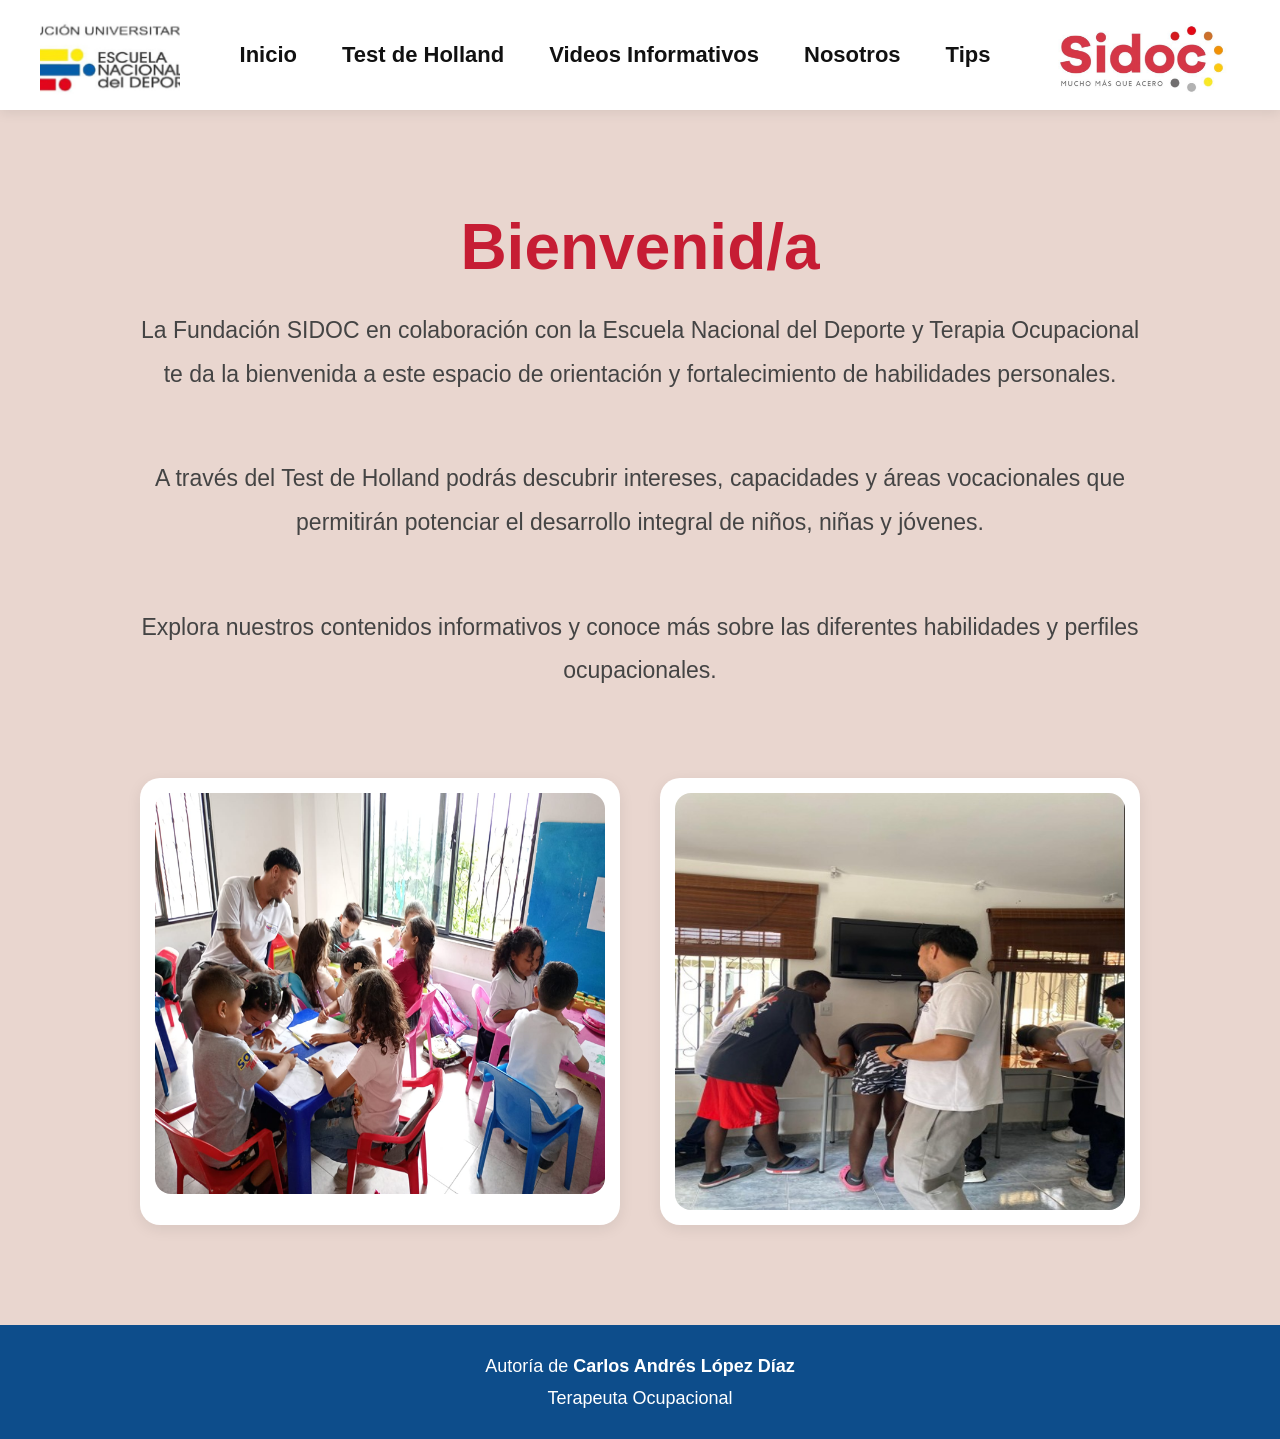
<file: index.html>
<!DOCTYPE html>
<html lang="es">

<head>
    <meta charset="UTF-8">
    <meta name="viewport" content="width=device-width, initial-scale=1.0">
    <title>Fundación SIDOC</title>
    <link rel="stylesheet" href="style.css">
</head>



<body>

    <!-- NAVBAR -->
    <nav class="navbar">

        <div class="logo-left">
            <img src="logo-escuela.jpg" alt="Escuela">
        </div>

        <ul class="nav-links">
            <li><a href="index.html">Inicio</a></li>
            <li><a href="test.html">Test de Holland</a></li>
            <li><a href="videos.html">Videos Informativos</a></li>
            <li><a href="nosotros.html">Nosotros</a></li>
            <li><a href="tips.html">Tips</a></li>
        </ul>

        <div class="logo-right">
            <img src="logo-sidoc.jpeg" alt="SIDOC">
        </div>

    </nav>

    <!-- CONTENIDO -->
    <main class="hero">

        <h1>Bienvenid/a</h1>

        <p>
            La Fundación SIDOC en colaboración con la Escuela Nacional del Deporte y Terapia Ocupacional
            te da la bienvenida a este espacio de orientación y fortalecimiento
            de habilidades personales.
        </p>

        <br><br>

        <p>
            A través del Test de Holland podrás descubrir intereses,
            capacidades y áreas vocacionales que permitirán potenciar
            el desarrollo integral de niños, niñas y jóvenes.
        </p>

        <br><br>

        <p>
            Explora nuestros contenidos informativos y conoce más
            sobre las diferentes habilidades y perfiles ocupacionales.
        </p>

        <!-- GALERÍA -->
        <section class="galeria">

            <div class="galeria-card">
                <img src="actividad-2.png" alt="Actividad SIDOC">
            </div>

            <div class="galeria-card">
                <img src="actividad--3.jpeg" alt="Actividad Escuela">
            </div>

        </section>

    </main>

</body>

<footer class="footer">
    <p>
        Autoría de <strong>Carlos Andrés López Díaz</strong><br>
        Terapeuta Ocupacional
    </p>
</footer>

</html>
</file>
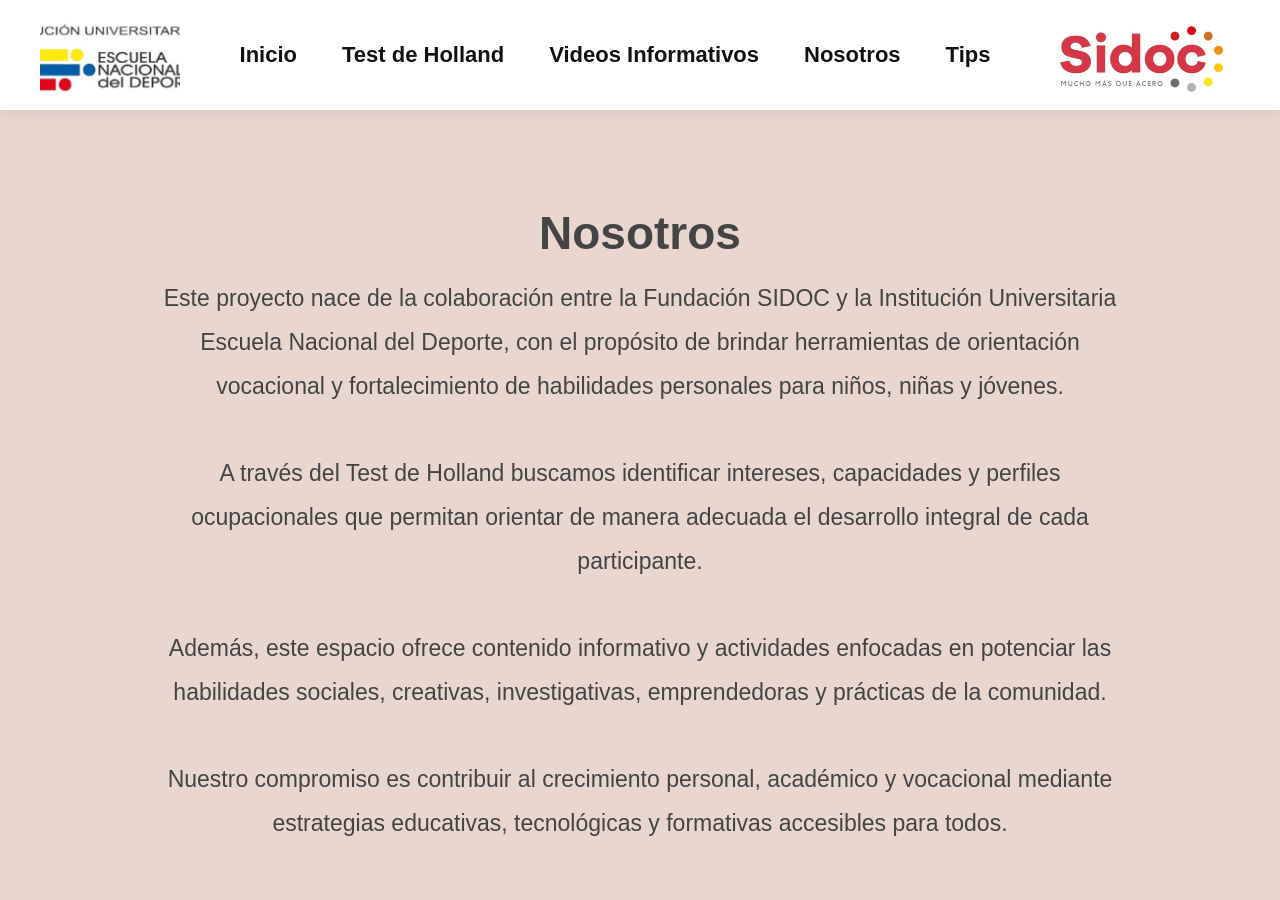
<file: nosotros.html>
<!DOCTYPE html>
<html lang="es">
<head>
  <meta charset="UTF-8">
  <meta name="viewport" content="width=device-width, initial-scale=1.0">
  <title>Nosotros</title>
  <link rel="stylesheet" href="style.css">
</head>
<body>
<nav class="navbar">

    <div class="logo-left">
        <img src="logo-escuela.jpg" alt="Escuela">
    </div>

    <ul class="nav-links">
        <li><a href="index.html">Inicio</a></li>
        <li><a href="test.html">Test de Holland</a></li>
        <li><a href="videos.html">Videos Informativos</a></li>
        <li><a href="nosotros.html">Nosotros</a></li>
        <li><a href="tips.html">Tips</a></li>
    </ul>

    <div class="logo-right">
        <img src="logo-sidoc.jpeg" alt="SIDOC">
    </div>

</nav>
<main class="container">
  <h1>Nosotros</h1>
   <p>
        Este proyecto nace de la colaboración entre la Fundación SIDOC
        y la Institución Universitaria Escuela Nacional del Deporte,
        con el propósito de brindar herramientas de orientación vocacional
        y fortalecimiento de habilidades personales para niños, niñas y jóvenes.
    </p>

    <br>


    <p>
        A través del Test de Holland buscamos identificar intereses,
        capacidades y perfiles ocupacionales que permitan orientar
        de manera adecuada el desarrollo integral de cada participante.
    </p>

    <br>


    <p>
        Además, este espacio ofrece contenido informativo y actividades
        enfocadas en potenciar las habilidades sociales, creativas,
        investigativas, emprendedoras y prácticas de la comunidad.
    </p>
    <br>


    <p>
        Nuestro compromiso es contribuir al crecimiento personal,
        académico y vocacional mediante estrategias educativas,
        tecnológicas y formativas accesibles para todos.
    </p>
</main>
</body>
</html>
</file>
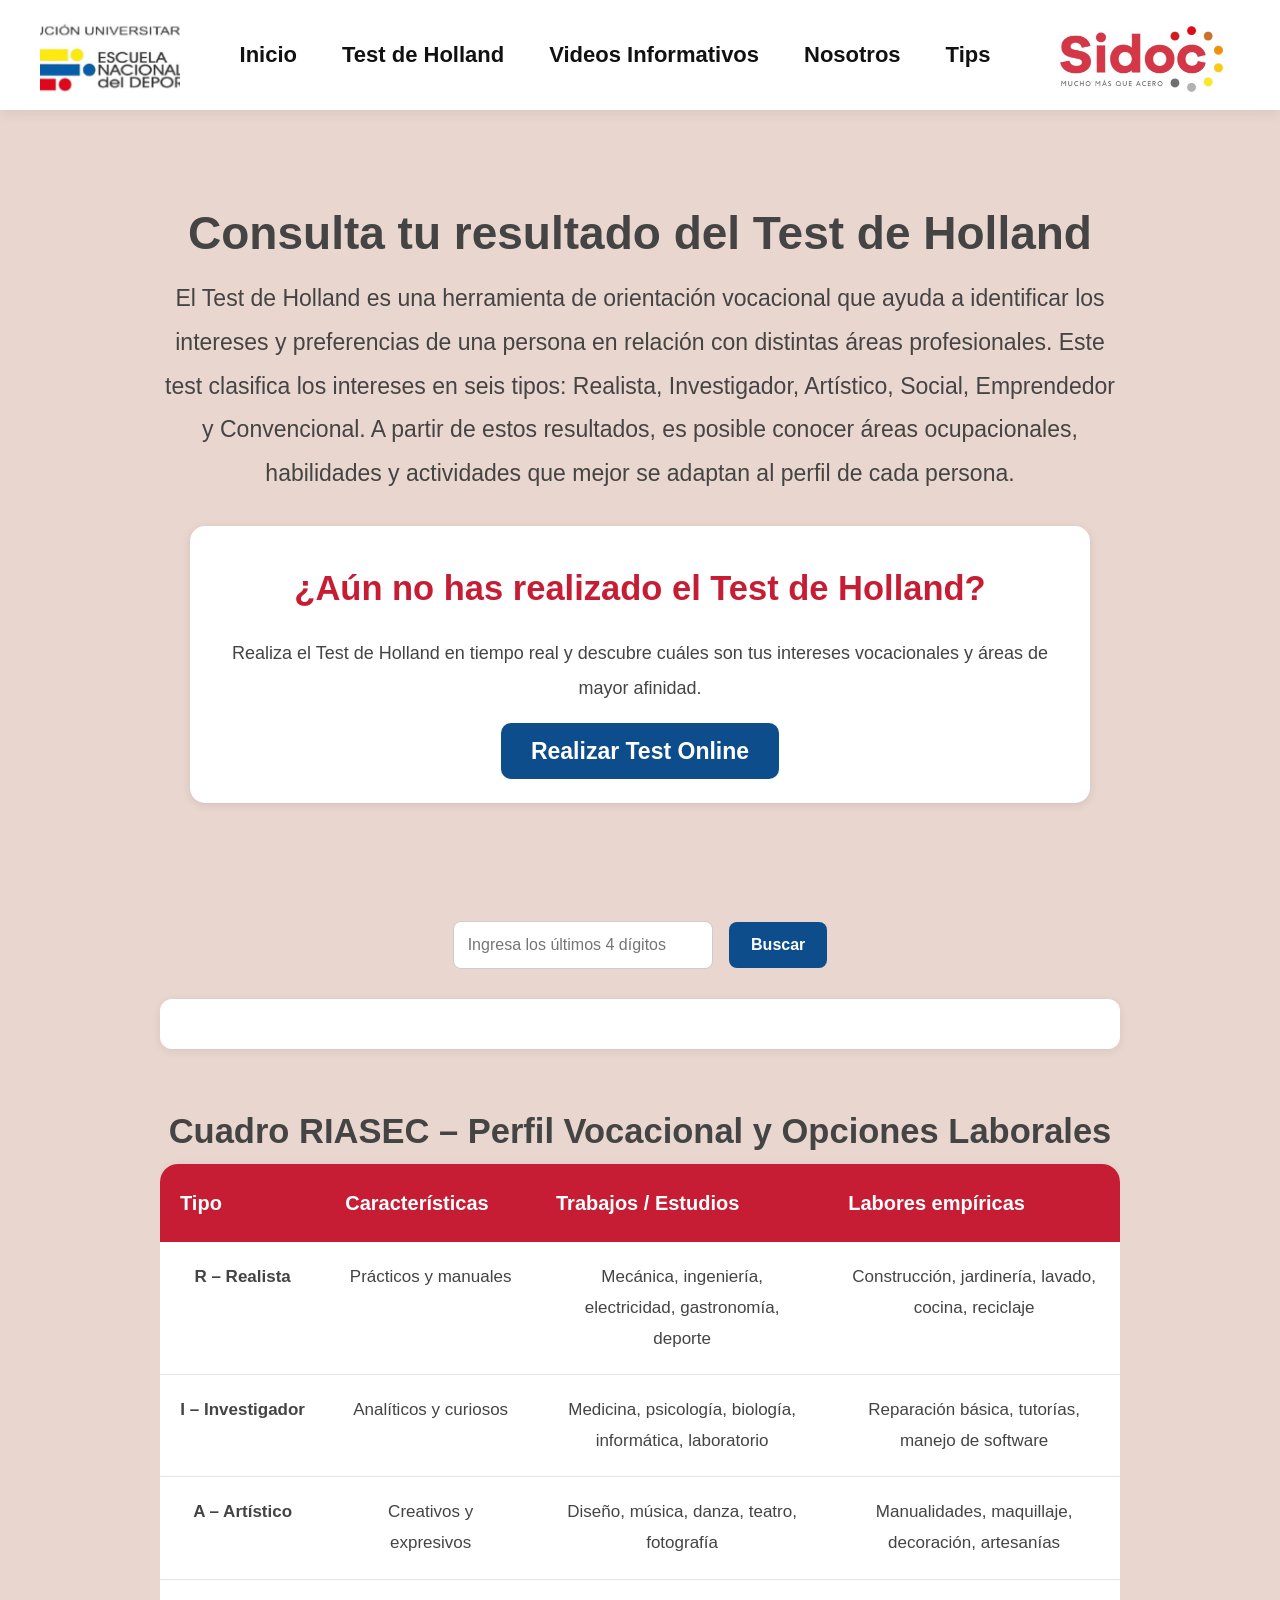
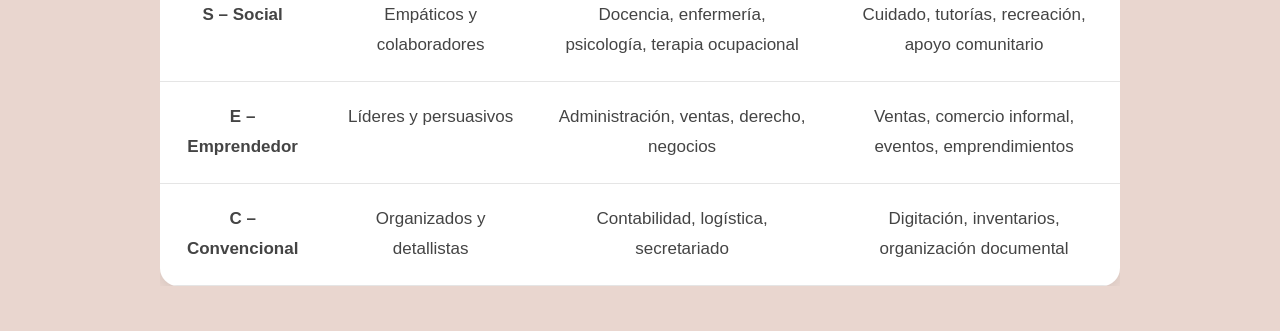
<file: test.html>
<!DOCTYPE html>
<html lang="es">

<head>
    <meta charset="UTF-8">
    <meta name="viewport" content="width=device-width, initial-scale=1.0">
    <title>Test de Holland</title>
    <link rel="stylesheet" href="style.css">
</head>

<body>

    <!-- NAVBAR -->
    <nav class="navbar">

        <div class="logo-left">
            <img src="logo-escuela.jpg" alt="Escuela">
        </div>

        <ul class="nav-links">
            <li><a href="index.html">Inicio</a></li>
            <li><a href="test.html">Test de Holland</a></li>
            <li><a href="videos.html">Videos Informativos</a></li>
            <li><a href="nosotros.html">Nosotros</a></li>
            <li><a href="tips.html">Tips</a></li>
        </ul>

        <div class="logo-right">
            <img src="logo-sidoc.jpeg" alt="SIDOC">
        </div>

    </nav>

    <!-- CONTENIDO -->
    <main class="container">

        <h1>Consulta tu resultado del Test de Holland</h1>

        <p class="descripcion-test">
            El Test de Holland es una herramienta de orientación vocacional
            que ayuda a identificar los intereses y preferencias de una persona
            en relación con distintas áreas profesionales.

            Este test clasifica los intereses en seis tipos:
            Realista, Investigador, Artístico, Social,
            Emprendedor y Convencional.

            A partir de estos resultados, es posible conocer áreas
            ocupacionales, habilidades y actividades que mejor se adaptan
            al perfil de cada persona.
        </p>

<!-- BOTÓN TEST ONLINE -->
<div class="test-online">

    <h2>¿Aún no has realizado el Test de Holland?</h2>

    <p>
        Realiza el Test de Holland en tiempo real y descubre
        cuáles son tus intereses vocacionales y áreas de mayor afinidad.
    </p>

    <a
        href="https://personality.co/es/test/progress?t=career"
        target="_blank"
        class="btn-test-online">

        Realizar Test Online
    </a>

</div>

<br><br>












        <!-- BUSCADOR -->
        <div class="buscador">

            <input
                type="text"
                id="busqueda"
                placeholder="Ingresa los últimos 4 dígitos"
                maxlength="4">

            <button onclick="buscar()">Buscar</button>

        </div>

        <!-- RESULTADO -->
        <div id="resultado" class="resultado"></div>

        <!-- TABLA HOLLAND -->
        <div class="tabla-holland">

    <h2>Cuadro RIASEC – Perfil Vocacional y Opciones Laborales</h2>

    <table>

        <thead>
            <tr>
                <th>Tipo</th>
                <th>Características</th>
                <th>Trabajos / Estudios</th>
                <th>Labores empíricas</th>
            </tr>
        </thead>

        <tbody>

            <tr>
                <td><strong>R – Realista</strong></td>
                <td>Prácticos y manuales</td>
                <td>
                    Mecánica, ingeniería, electricidad,
                    gastronomía, deporte
                </td>
                <td>
                    Construcción, jardinería,
                    lavado, cocina, reciclaje
                </td>
            </tr>

            <tr>
                <td><strong>I – Investigador</strong></td>
                <td>Analíticos y curiosos</td>
                <td>
                    Medicina, psicología,
                    biología, informática,
                    laboratorio
                </td>
                <td>
                    Reparación básica,
                    tutorías, manejo de software
                </td>
            </tr>

            <tr>
                <td><strong>A – Artístico</strong></td>
                <td>Creativos y expresivos</td>
                <td>
                    Diseño, música, danza,
                    teatro, fotografía
                </td>
                <td>
                    Manualidades, maquillaje,
                    decoración, artesanías
                </td>
            </tr>

            <tr>
                <td><strong>S – Social</strong></td>
                <td>Empáticos y colaboradores</td>
                <td>
                    Docencia, enfermería,
                    psicología, terapia ocupacional
                </td>
                <td>
                    Cuidado, tutorías,
                    recreación, apoyo comunitario
                </td>
            </tr>

            <tr>
                <td><strong>E – Emprendedor</strong></td>
                <td>Líderes y persuasivos</td>
                <td>
                    Administración,
                    ventas, derecho,
                    negocios
                </td>
                <td>
                    Ventas, comercio informal,
                    eventos, emprendimientos
                </td>
            </tr>

            <tr>
                <td><strong>C – Convencional</strong></td>
                <td>Organizados y detallistas</td>
                <td>
                    Contabilidad,
                    logística,
                    secretariado
                </td>
                <td>
                    Digitación,
                    inventarios,
                    organización documental
                </td>
            </tr>




        </tbody>

    </table>



        </div>

    </main>

    <script src="script.js"></script>

    

</body>

</html>
</file>
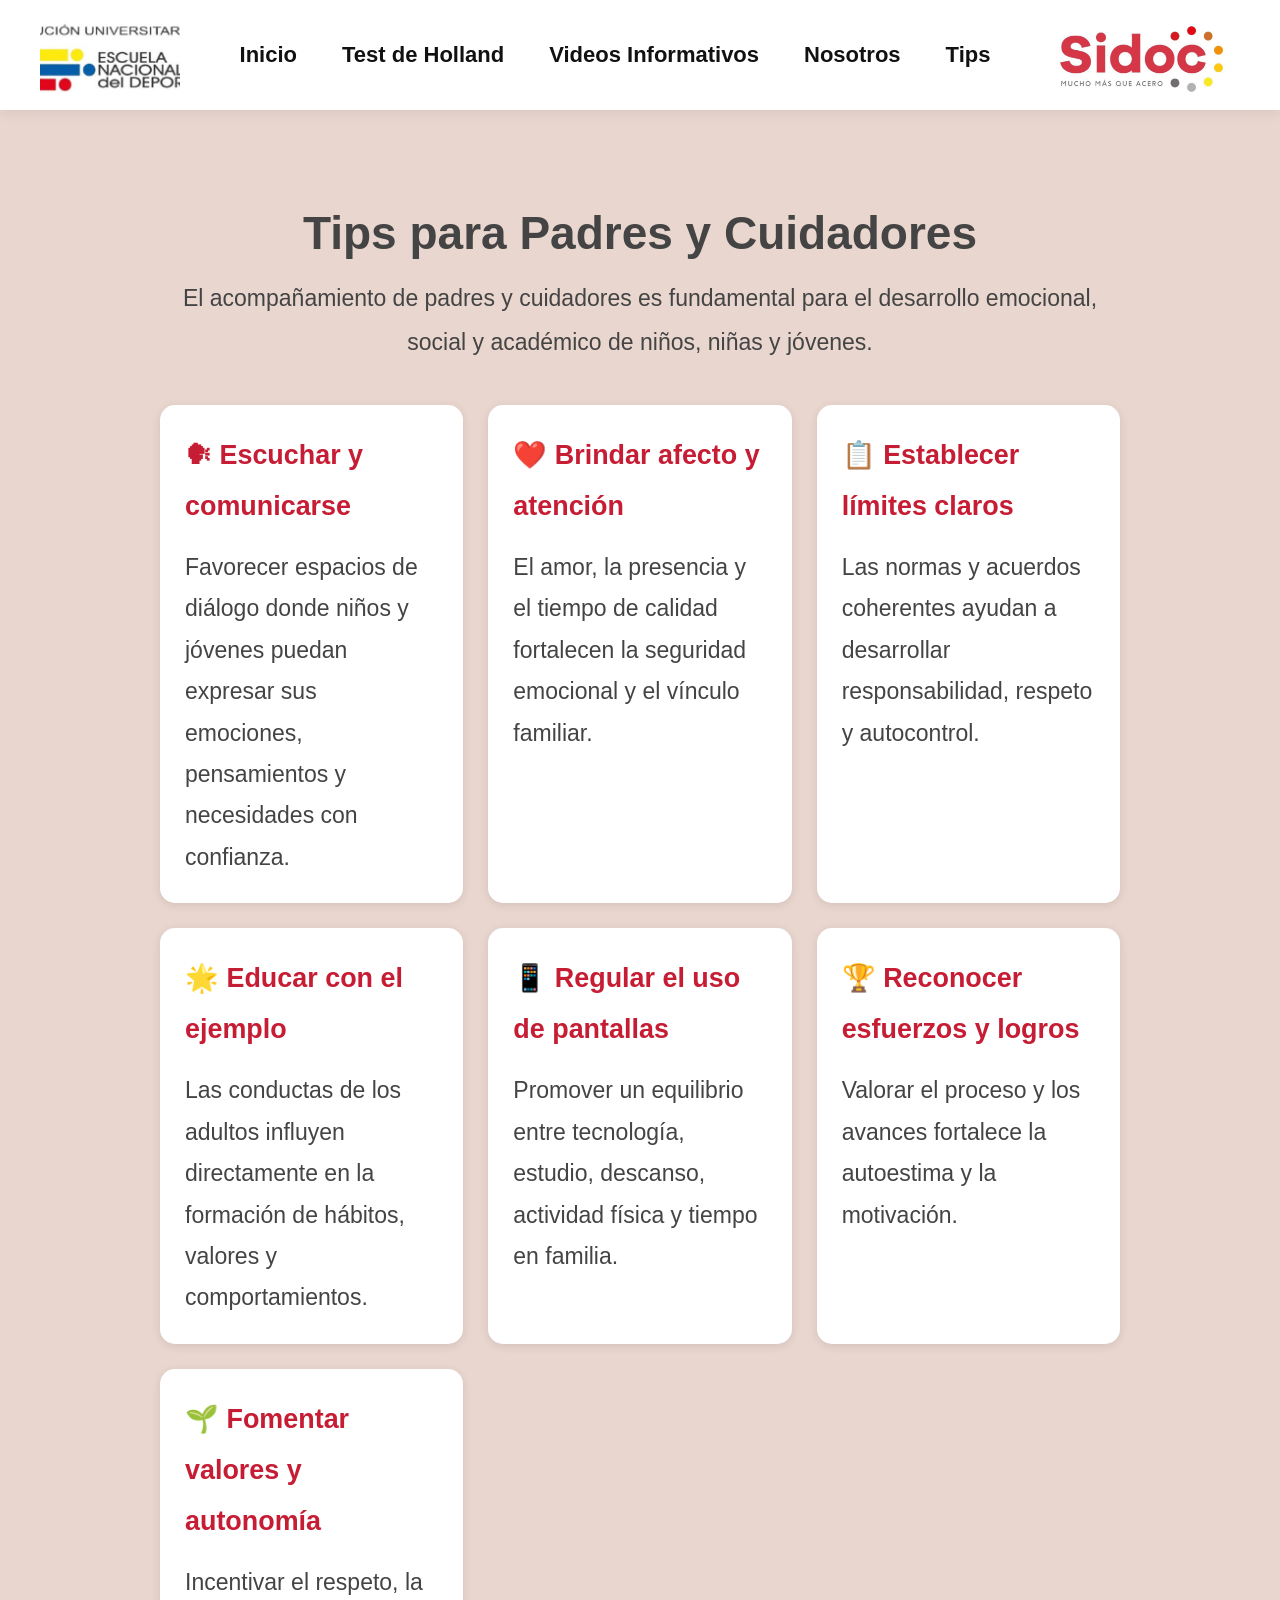
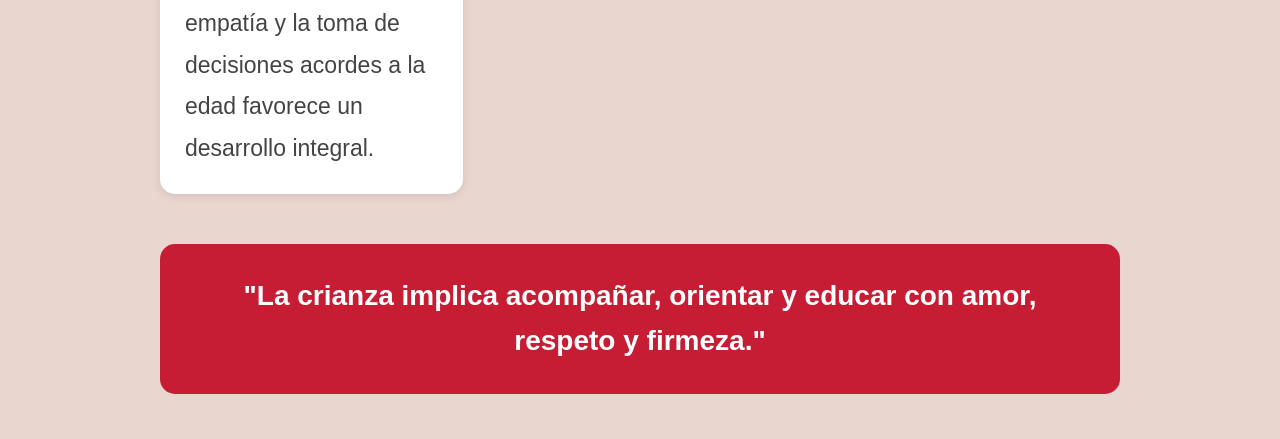
<file: tips.html>
<!DOCTYPE html>
<html lang="es">

<head>
    <meta charset="UTF-8">
    <meta name="viewport" content="width=device-width, initial-scale=1.0">
    <title>Tips para Padres y Cuidadores</title>
    <link rel="stylesheet" href="style.css">
</head>

<body>

<nav class="navbar">

    <div class="logo-left">
        <img src="logo-escuela.jpg" alt="Escuela">
    </div>

    <ul class="nav-links">
        <li><a href="index.html">Inicio</a></li>
        <li><a href="test.html">Test de Holland</a></li>
        <li><a href="videos.html">Videos Informativos</a></li>
        <li><a href="nosotros.html">Nosotros</a></li>
        <li><a href="tips.html">Tips</a></li>
    </ul>

    <div class="logo-right">
        <img src="logo-sidoc.jpeg" alt="SIDOC">
    </div>

</nav>

<main class="container">

    <h1>Tips para Padres y Cuidadores</h1>

    <p class="descripcion-test">
        El acompañamiento de padres y cuidadores es fundamental para el desarrollo
        emocional, social y académico de niños, niñas y jóvenes.
    </p>

    <div class="tips-container">

        <div class="tip-card">
            <h3>🗣 Escuchar y comunicarse</h3>
            <p>
                Favorecer espacios de diálogo donde niños y jóvenes puedan expresar
                sus emociones, pensamientos y necesidades con confianza.
            </p>
        </div>

        <div class="tip-card">
            <h3>❤️ Brindar afecto y atención</h3>
            <p>
                El amor, la presencia y el tiempo de calidad fortalecen la seguridad
                emocional y el vínculo familiar.
            </p>
        </div>

        <div class="tip-card">
            <h3>📋 Establecer límites claros</h3>
            <p>
                Las normas y acuerdos coherentes ayudan a desarrollar responsabilidad,
                respeto y autocontrol.
            </p>
        </div>

        <div class="tip-card">
            <h3>🌟 Educar con el ejemplo</h3>
            <p>
                Las conductas de los adultos influyen directamente en la formación de
                hábitos, valores y comportamientos.
            </p>
        </div>

        <div class="tip-card">
            <h3>📱 Regular el uso de pantallas</h3>
            <p>
                Promover un equilibrio entre tecnología, estudio, descanso,
                actividad física y tiempo en familia.
            </p>
        </div>

        <div class="tip-card">
            <h3>🏆 Reconocer esfuerzos y logros</h3>
            <p>
                Valorar el proceso y los avances fortalece la autoestima
                y la motivación.
            </p>
        </div>

        <div class="tip-card">
            <h3>🌱 Fomentar valores y autonomía</h3>
            <p>
                Incentivar el respeto, la empatía y la toma de decisiones acordes
                a la edad favorece un desarrollo integral.
            </p>
        </div>

    </div>

    <div class="frase-final">
        <h2>
            "La crianza implica acompañar, orientar y educar con amor,
            respeto y firmeza."
        </h2>
    </div>

</main>

</body>
</html>
</file>
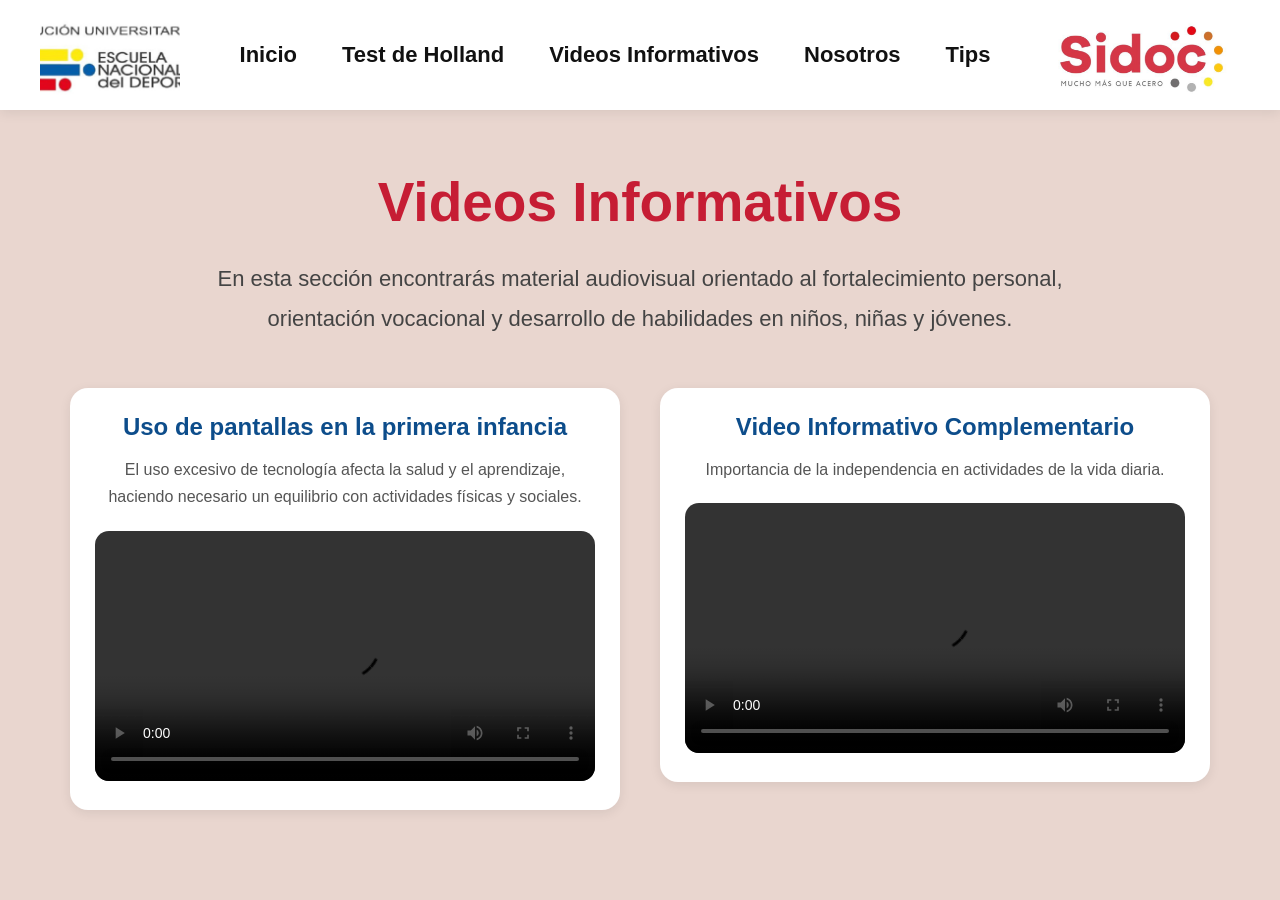
<file: videos.html>
<!DOCTYPE html>
<html lang="es">
<head>
    <meta charset="UTF-8">
    <meta name="viewport" content="width=device-width, initial-scale=1.0">
    <title>Videos Informativos</title>
    <link rel="stylesheet" href="style.css">
</head>

<body>

    <!-- NAVBAR -->
    <nav class="navbar">

        <div class="logo-left">
            <img src="logo-escuela.jpg" alt="Escuela">
        </div>

        <ul class="nav-links">
            <li><a href="index.html">Inicio</a></li>
            <li><a href="test.html">Test de Holland</a></li>
            <li><a href="videos.html">Videos Informativos</a></li>
            <li><a href="nosotros.html">Nosotros</a></li>
            <li><a href="tips.html">Tips</a></li>
        </ul>

        <div class="logo-right">
            <img src="logo-sidoc.jpeg" alt="SIDOC">
        </div>

    </nav>

    <!-- CONTENIDO -->
    <main class="videos-page">

        <h1>Videos Informativos</h1>

        <p class="videos-texto">
            En esta sección encontrarás material audiovisual orientado
            al fortalecimiento personal, orientación vocacional y desarrollo
            de habilidades en niños, niñas y jóvenes.
        </p>

        <!-- CONTENEDOR VIDEOS -->
        <div class="videos-container">

            <!-- VIDEO 1 -->
            <div class="video-card">

                <h2>Uso de pantallas en la primera infancia</h2>

                <p>
                    El uso excesivo de tecnología afecta la salud y el aprendizaje,
                    haciendo necesario un equilibrio con actividades físicas y sociales.
                </p>

                <video controls>
                    <source src="video-informativo.mp4" type="video/mp4">
                </video>

            </div>

            <!-- VIDEO 2 -->
            <div class="video-card">

                <h2>Video Informativo Complementario</h2>

                <p>
                    Importancia de la independencia en actividades de la vida diaria.
                </p>

                <video controls>
                    <source src="video-informativo2.mp4" type="video/mp4">
                </video>

            </div>

        </div>

    </main>

</body>
</html>
</file>
<file: style.css>
/* RESET GENERAL */
*{
    margin:0;
    padding:0;
    box-sizing:border-box;
    font-family:Arial, Helvetica, sans-serif;
}

body{
    background: #e9d6cf;
    color:#222;
    overflow-x:hidden;
}

/* NAVBAR */
.navbar{
    width:100%;
    height:110px;
    background:white;
    display:flex;
    justify-content:space-between;
    align-items:center;
    padding:0 40px;
    box-shadow:0 3px 12px rgba(0,0,0,.08);
}

/* CONTENEDOR LOGOS */
/* Logo izquierda */
.logo-left{
    width:140px;
    overflow:hidden;
    display:flex;
    justify-content:center;
    align-items:center;
}

.logo-left img{
    width:220px;           /* agranda la imagen */
    margin-left:-35px;     /* recorta espacio blanco izquierdo */
    height:auto;
    object-fit:cover;
}

/* Logo derecha */
.logo-right{
    width:190px;
    display:flex;
    justify-content:center;
    align-items:center;
}

.logo-right img{
    width:100%;
    height:auto;
    object-fit:contain;
}

/* MENÚ */
.nav-links{
    display:flex;
    align-items:center;
    list-style:none;
    gap:45px;
}

.nav-links li a{
    text-decoration:none;
    color:#111;
    font-size:22px;
    font-weight:700;
    transition:0.3s;
    position:relative;
}

/* Hover */
.nav-links li a:hover{
    color:#c61d34;
}

.nav-links li a::after{
    content:"";
    position:absolute;
    width:0;
    height:3px;
    background:#c61d34;
    left:0;
    bottom:-8px;
    transition:0.3s;
}

.nav-links li a:hover::after{
    width:100%;
}

/* CONTENIDO */
.container,
.hero{
    max-width:1200px;
    margin:60px auto;
    padding:20px;
    text-align:center;
}

.hero{
    min-height:70vh;
    display:flex;
    flex-direction:column;
    justify-content:center;
    align-items:center;
    text-align:center;
    padding:40px;
}

.hero h1{
    font-size:64px;
    color:#c61d34;
    margin-bottom:25px;
}

.hero p{
      max-width:900px;
    font-size:24px;
    line-height:1.8;
    color:#444;
    margin-bottom:20px;
}

/* TEST */
input{
    padding:14px;
    width:260px;
    border:1px solid #ccc;
    border-radius:8px;
    font-size:16px;
}

button{
    padding:14px 22px;
    border:none;
    background:#0d4d8b;
    color:white;
    border-radius:8px;
    margin-left:10px;
    cursor:pointer;
    font-size:16px;
    font-weight:bold;
    transition:.3s;
}

button:hover{
    background:#08345e;
}

.resultado{
    margin-top:30px;
    background:white;
    padding:25px;
    border-radius:12px;
    box-shadow:0 2px 10px rgba(0,0,0,.08);
}

/* RESPONSIVE */
@media(max-width:1200px){
    .navbar{
        flex-direction:column;
        height:auto;
        padding:20px;
        gap:20px;
    }

    .nav-links{
        gap:25px;
        flex-wrap:wrap;
        justify-content:center;
    }

    .nav-links li a{
        font-size:18px;
    }

    .logo-left{
        width:180px;
    }

    .logo-right{
        width:200px;
    }
}

.descripcion{
    margin-top:25px;
    text-align:left;
    line-height:1.9;
    background:#fff;
    padding:25px;
    border-radius:12px;
    box-shadow:0 2px 10px rgba(0,0,0,.08);
}

.descripcion h3{
    color:#c61d34;
    margin-bottom:15px;
    font-size:30px;
}

.descripcion h4{
    margin-top:20px;
    margin-bottom:10px;
    color:#0d4d8b;
}

.descripcion ul{
    padding-left:25px;
}

.descripcion li{
    margin-bottom:10px;
}

.container, .hero p{
    max-width:1000px;
    font-size:23px;
    line-height:1.9;
    color:#444;
    margin-bottom:25px;
}

/* PAGINA VIDEOS */
.videos-page{
    padding:60px 40px;
    text-align:center;
}

.videos-page h1{
    font-size:55px;
    color:#c61d34;
    margin-bottom:25px;
}

.videos-texto{
    max-width:950px;
    margin:0 auto 50px;
    font-size:22px;
    line-height:1.8;
    color:#444;
}

/* CONTENEDOR */
.videos-container{
    display:flex;
    justify-content:center;
    align-items:flex-start;
    gap:40px;
    flex-wrap:wrap;
}

/* TARJETAS */
.video-card{
    background:white;
    width:100%;
    max-width:550px;
    padding:25px;
    border-radius:18px;
    box-shadow:0 3px 12px rgba(0,0,0,.08);
}

.video-card h2{
    color:#0d4d8b;
    margin-bottom:15px;
}

.video-card p{
    color:#555;
    line-height:1.7;
    margin-bottom:20px;
}

.video-card video{
    width:100%;
    border-radius:14px;
}

/* TABLA HOLLAND */
.tabla-holland{
    width:100%;
    overflow-x:auto;
    margin-top:50px;
}

.tabla-holland table{
    width:100%;
    border-collapse:collapse;
    background:white;
    border-radius:18px;
    overflow:hidden;
    box-shadow:0 3px 12px rgba(0,0,0,.08);
}

.tabla-holland thead{
    background:#c61d34;
    color:white;
}

.tabla-holland th{
    padding:20px;
    font-size:20px;
    text-align:left;
}

.tabla-holland td{
    padding:20px;
    border-bottom:1px solid #e5e5e5;
    line-height:1.8;
    font-size:17px;
    vertical-align:top;
}

.tabla-holland tr:hover{
    background:#f8f8f8;
}

/* GALERIA INICIO */
.galeria{
    margin-top:60px;
    display:flex;
    justify-content:center;
    gap:40px;
    flex-wrap:wrap;
}

.galeria-card{
    background:white;
    padding:15px;
    border-radius:20px;
    box-shadow:0 4px 15px rgba(0,0,0,.08);
    transition:.3s;
    max-width:500px;
}

.galeria-card:hover{
    transform:translateY(-5px);
}

.galeria-card img{
    width:100%;
    max-width:450px;
    border-radius:16px;
    display:block;
}

/* TEST ONLINE */
.test-online{
    background:#ffffff;
    padding:30px;
    border-radius:15px;
    margin:30px auto;
    box-shadow:0 2px 10px rgba(0,0,0,.1);
    max-width:900px;
}

.test-online h2{
    color:#c61d34;
    margin-bottom:15px;
}

.test-online p{
    margin-bottom:25px;
    font-size:18px;
}

.btn-test-online{
    background:#0d4d8b;
    color:white;
    text-decoration:none;
    padding:15px 30px;
    border-radius:10px;
    font-weight:bold;
    transition:.3s;
}

.btn-test-online:hover{
    background:#08345e;
}


/* PAGINA TIPS */

.tips-container{
    display:grid;
    grid-template-columns:repeat(auto-fit,minmax(300px,1fr));
    gap:25px;
    margin-top:40px;
}

.tip-card{
    background:white;
    padding:25px;
    border-radius:15px;
    box-shadow:0 2px 10px rgba(0,0,0,.1);
    text-align:left;
}

.tip-card h3{
    color:#c61d34;
    margin-bottom:15px;
}

.tip-card p{
    line-height:1.8;
}

.frase-final{
    margin-top:50px;
    background:#c61d34;
    color:white;
    padding:30px;
    border-radius:15px;
}

.frase-final h2{
    font-size:28px;
    line-height:1.6;
}

/* FOOTER */

.footer{
    background:#0d4d8b;
    color:white;
    text-align:center;
    padding:25px 15px;
    margin-top:60px;
}

.footer p{
    margin:0;
    font-size:18px;
    line-height:1.8;
}

.footer strong{
    color:#ffffff;
}
</file>
